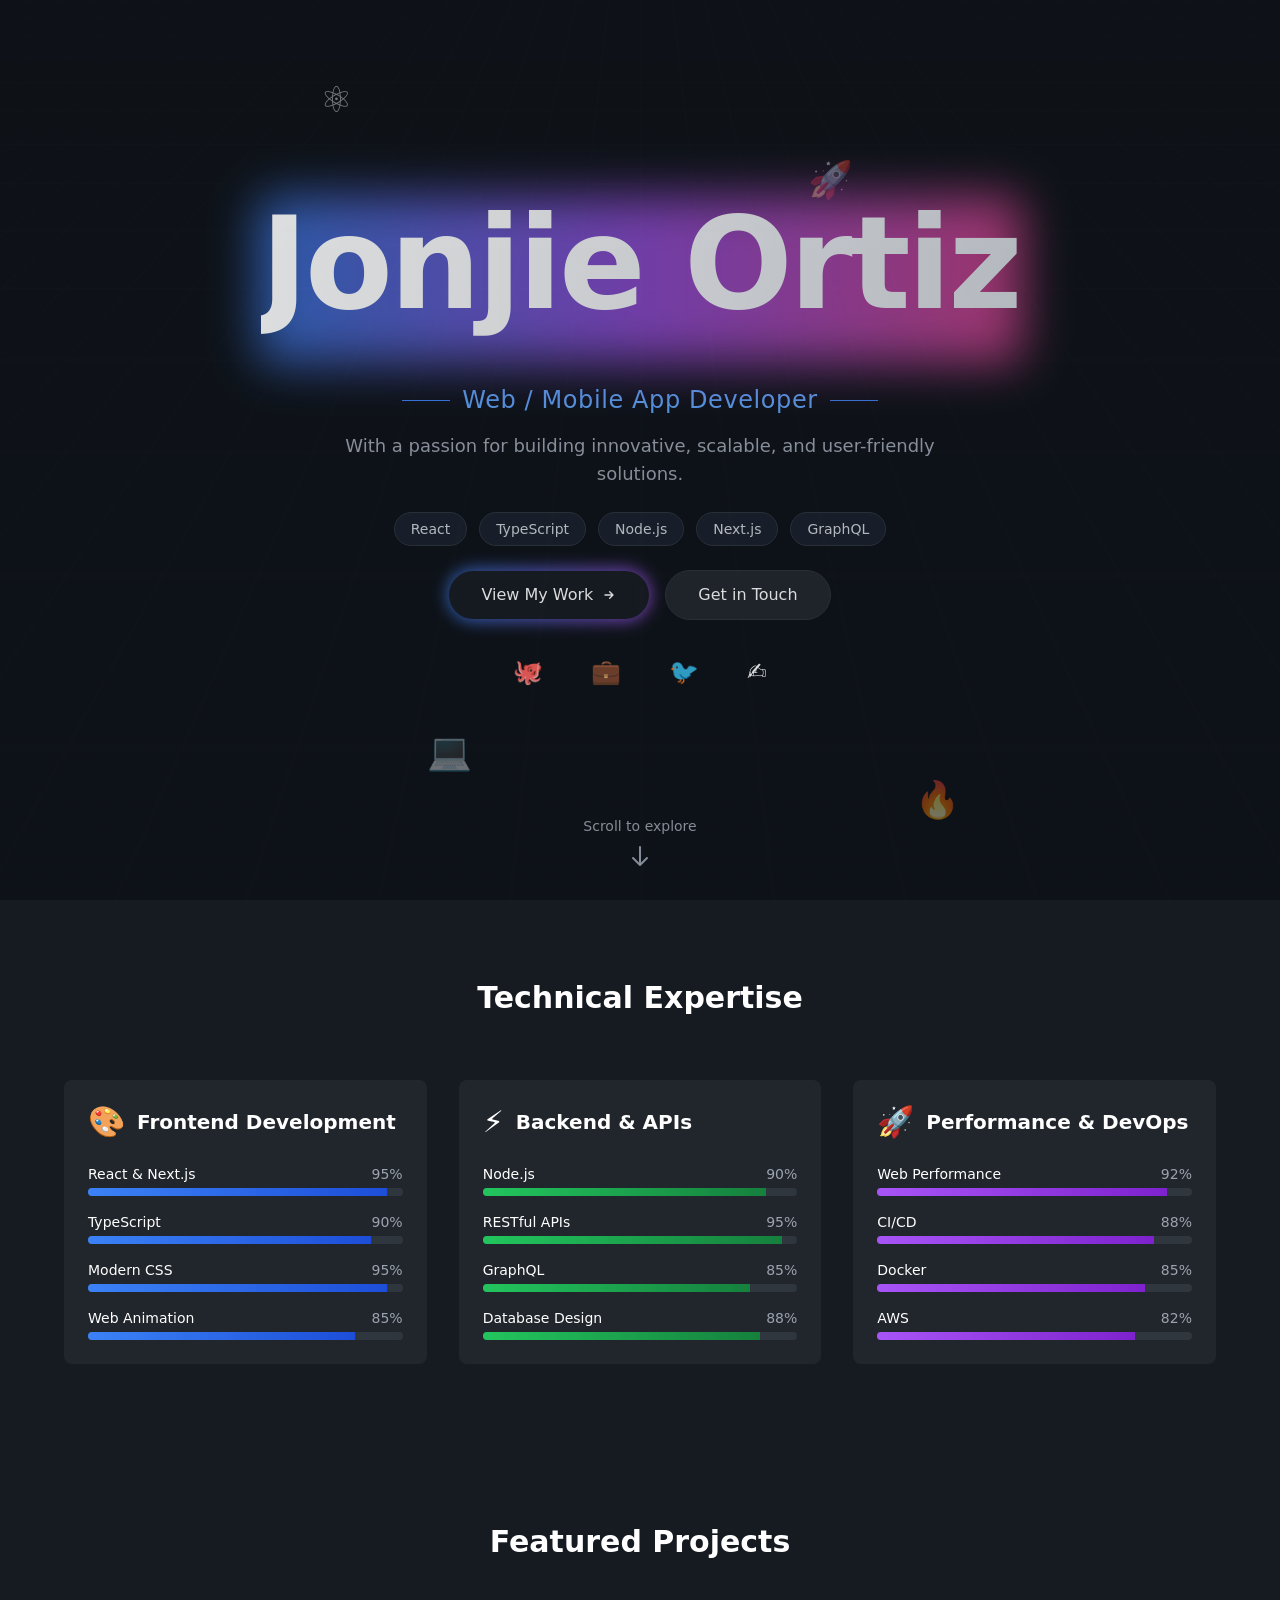
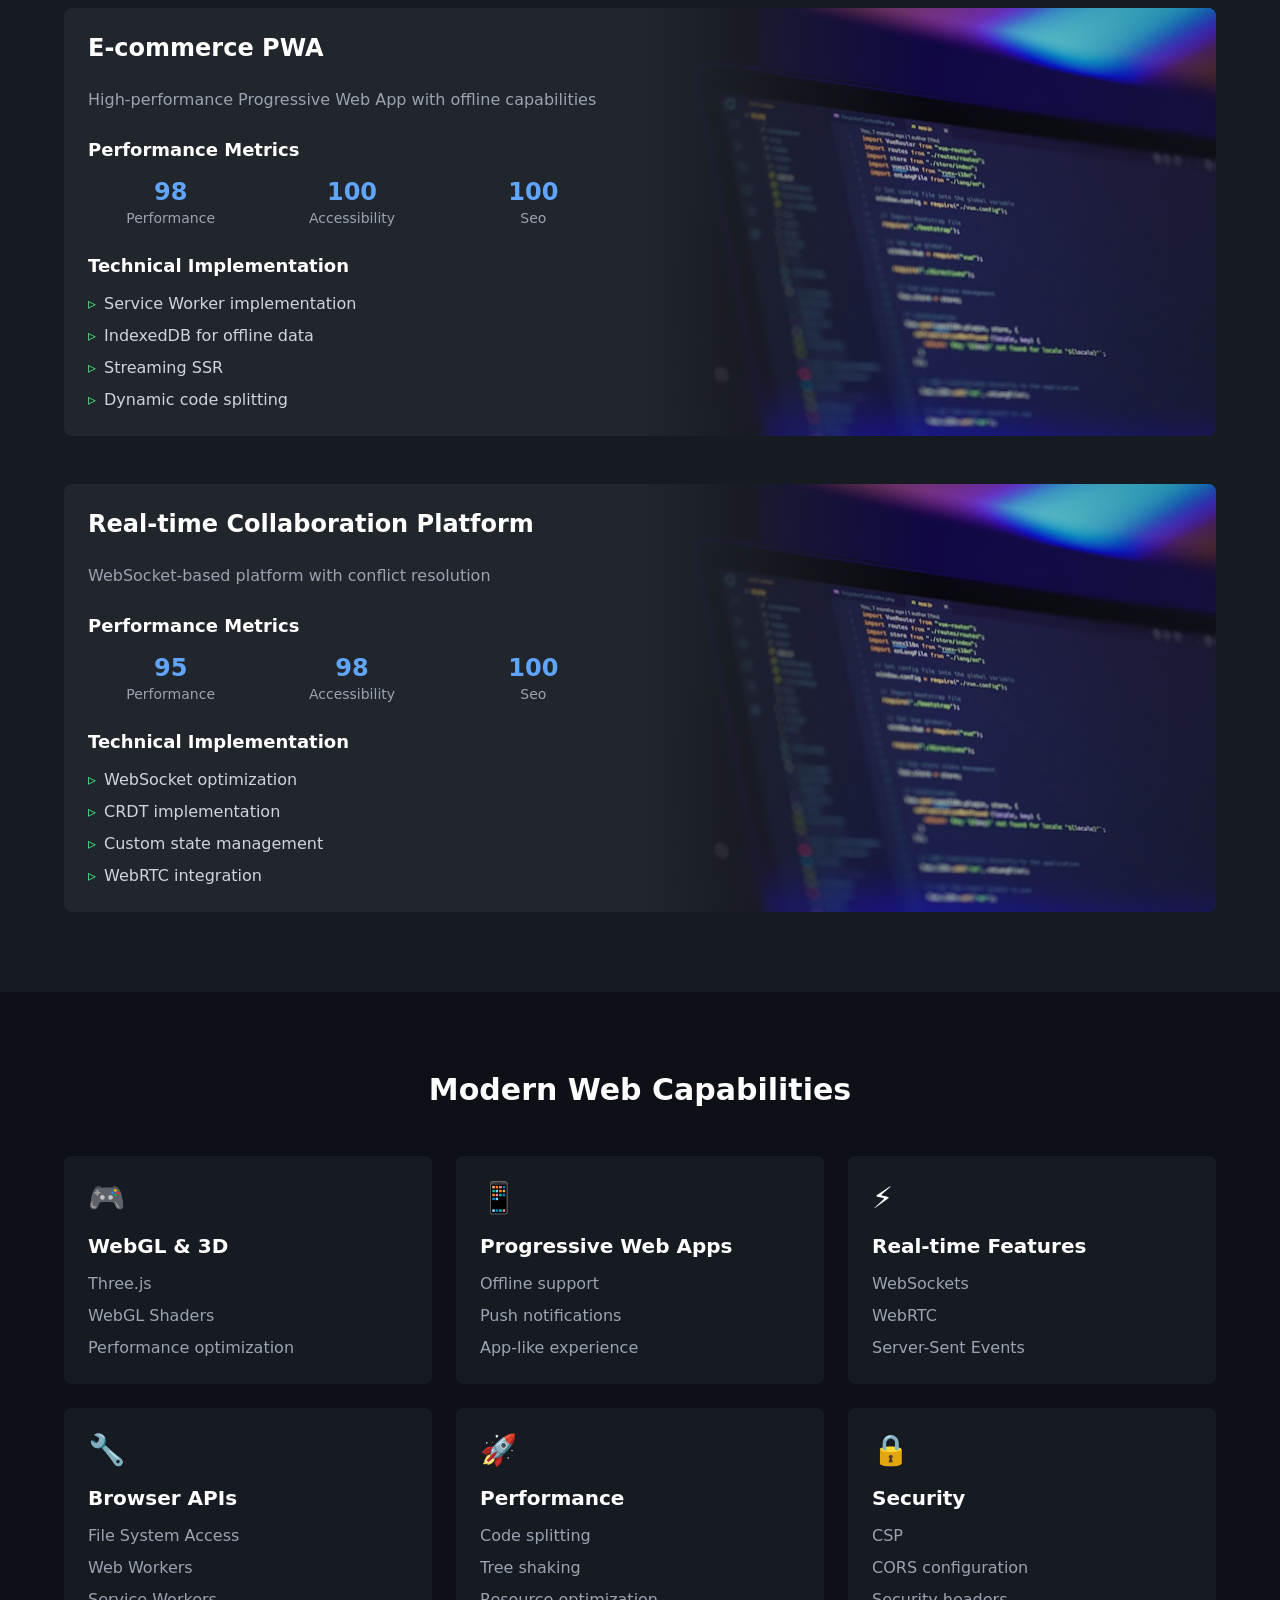
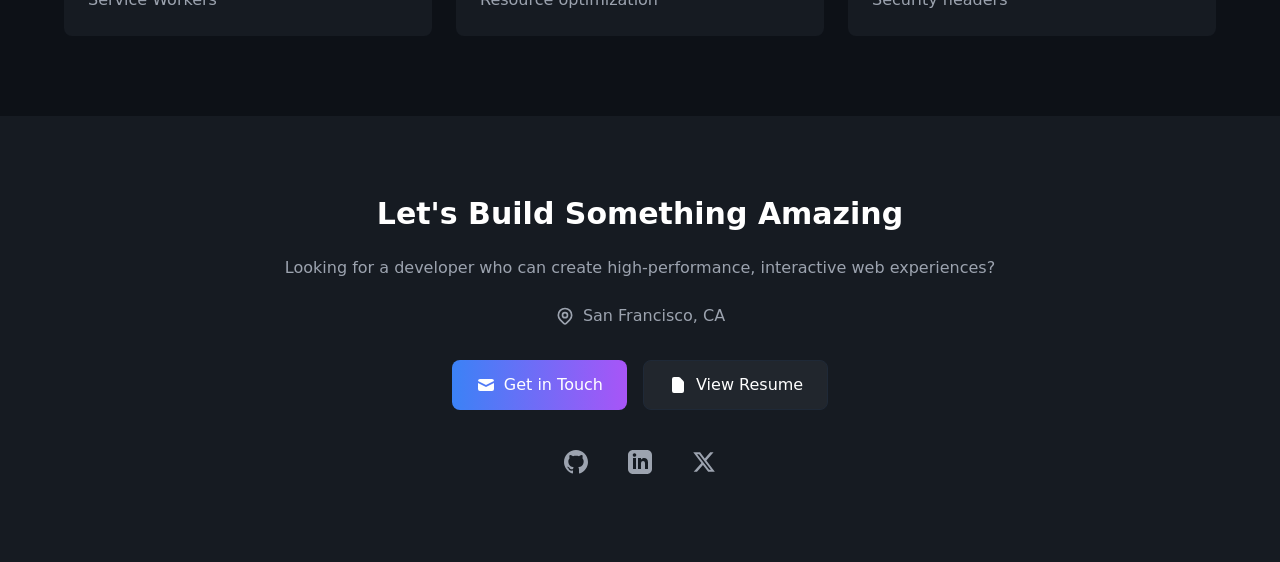
<file: index.html>
<!DOCTYPE html><html lang="en"><head><meta charSet="utf-8"/><meta name="viewport" content="width=device-width, initial-scale=1"/><link rel="stylesheet" href="https://jaortizcodes.github.io/_next/static/css/c30691f6ceb6b75c.css" data-precedence="next"/><link rel="preload" as="script" fetchPriority="low" href="https://jaortizcodes.github.io/_next/static/chunks/webpack-a5a6d80ebf836bfe.js"/><script src="https://jaortizcodes.github.io/_next/static/chunks/4bd1b696-20882bf820444624.js" async=""></script><script src="https://jaortizcodes.github.io/_next/static/chunks/517-8339dfdf94467857.js" async=""></script><script src="https://jaortizcodes.github.io/_next/static/chunks/main-app-01cd7e58ebf553e9.js" async=""></script><script src="https://jaortizcodes.github.io/_next/static/chunks/970-4a0f7daee52c7cff.js" async=""></script><script src="https://jaortizcodes.github.io/_next/static/chunks/app/page-5d6d70b2b1e6ff47.js" async=""></script><title>Jonjie Ortiz - Web / Mobile App Developer</title><meta name="description" content="Welcome to my portfolio! With over 8 years of experience, I specialize in crafting responsive websites, mobile apps, and custom business solutions for clients worldwide. Let&#x27;s collaborate and create exceptional digital experiences together."/><meta name="author" content="[Your Name]"/><meta name="keywords" content="Web Developer,Mobile App Developer,Frontend Developer,React Developer,Flutter Developer,Next.js,JavaScript,TypeScript,HTML5,CSS3,Responsive Design,UI/UX,Web Accessibility,Performance Optimization,Modern Web Development,Progressive Web Apps,[Your Name]"/><meta name="creator" content="[Your Name]"/><meta name="robots" content="index, follow"/><meta name="googlebot" content="index, follow, max-video-preview:-1, max-image-preview:large, max-snippet:-1"/><meta property="og:title" content="[Your Name] - Web Developer Portfolio"/><meta property="og:description" content="Passionate web developer crafting modern and engaging digital experiences. Explore my projects and web development expertise."/><meta property="og:url" content="https://your-domain.com"/><meta property="og:site_name" content="[Your Name] - Portfolio"/><meta property="og:locale" content="en_US"/><meta property="og:image" content="http://localhost:3000/og-image.jpg"/><meta property="og:image:width" content="1200"/><meta property="og:image:height" content="630"/><meta property="og:image:alt" content="[Your Name] - Web Developer Portfolio"/><meta property="og:type" content="website"/><meta name="twitter:card" content="summary_large_image"/><meta name="twitter:creator" content="@yourusername"/><meta name="twitter:title" content="[Your Name] - Web Developer"/><meta name="twitter:description" content="Passionate web developer crafting modern and engaging digital experiences. Explore my projects and web development expertise."/><meta name="twitter:image" content="http://localhost:3000/og-image.jpg"/><link rel="icon" href="/favicon.ico" type="image/x-icon" sizes="16x16"/><script src="https://jaortizcodes.github.io/_next/static/chunks/polyfills-42372ed130431b0a.js" noModule=""></script></head><body class="__variable_4d318d __variable_ea5f4b antialiased"><main class="min-h-screen bg-[#0D1117] text-white"><div class="relative min-h-screen flex items-center justify-center overflow-hidden"><div class="absolute inset-0 grid-background opacity-20"><div class="grid-overlay animate-pulse-slow"></div></div><div class="absolute inset-0 overflow-hidden"><div class="absolute top-20 left-1/4 animate-float opacity-50" style="animation-delay:0s"><span class="text-4xl">⚛️</span></div><div class="absolute top-40 right-1/3 animate-float opacity-50" style="animation-delay:2s"><span class="text-4xl">🚀</span></div><div class="absolute bottom-32 left-1/3 animate-float opacity-50" style="animation-delay:1s"><span class="text-4xl">💻</span></div><div class="absolute bottom-20 right-1/4 animate-float opacity-50" style="animation-delay:3s"><span class="text-4xl">🔥</span></div></div><div class="relative z-10 max-w-5xl mx-auto px-4"><div class="text-center space-y-6"><div class="relative inline-block px-4 sm:px-0"><div class="absolute -inset-1 bg-gradient-to-r from-blue-500 via-purple-500 to-pink-500 rounded-2xl blur-xl opacity-75"></div><h1 class="relative text-5xl sm:text-7xl md:text-8xl lg:text-9xl font-bold tracking-tight bg-clip-text text-transparent bg-gradient-to-r from-white to-gray-300 pb-8">Jonjie Ortiz</h1></div><div class="space-y-4 sm:space-y-6 mt-6 sm:mt-8"><div class="flex flex-col items-center gap-4"><div class="flex items-center gap-3"><span class="h-[1px] w-8 sm:w-12 bg-blue-500"></span><h2 class="text-xl sm:text-2xl font-light tracking-wide text-blue-400">Web / Mobile App Developer</h2><span class="h-[1px] w-8 sm:w-12 bg-blue-500"></span></div><p class="text-base sm:text-lg text-gray-400 max-w-2xl px-4 sm:px-0">With a passion for building innovative, scalable, and user-friendly solutions.</p></div><div class="flex flex-wrap justify-center gap-2 sm:gap-3 mt-6 sm:mt-8 px-4 sm:px-0"><span class="px-3 sm:px-4 py-1 sm:py-1.5 bg-[#1A1F2B] rounded-full text-sm font-medium text-gray-300 border border-[#2D333B] hover:border-blue-500/50 transition-colors">React</span><span class="px-3 sm:px-4 py-1 sm:py-1.5 bg-[#1A1F2B] rounded-full text-sm font-medium text-gray-300 border border-[#2D333B] hover:border-blue-500/50 transition-colors">TypeScript</span><span class="px-3 sm:px-4 py-1 sm:py-1.5 bg-[#1A1F2B] rounded-full text-sm font-medium text-gray-300 border border-[#2D333B] hover:border-blue-500/50 transition-colors">Node.js</span><span class="px-3 sm:px-4 py-1 sm:py-1.5 bg-[#1A1F2B] rounded-full text-sm font-medium text-gray-300 border border-[#2D333B] hover:border-blue-500/50 transition-colors">Next.js</span><span class="px-3 sm:px-4 py-1 sm:py-1.5 bg-[#1A1F2B] rounded-full text-sm font-medium text-gray-300 border border-[#2D333B] hover:border-blue-500/50 transition-colors">GraphQL</span></div></div><div class="flex flex-col sm:flex-row justify-center gap-3 sm:gap-4 mt-8 sm:mt-12 px-4 sm:px-0"><a href="#work" class="group relative inline-flex items-center justify-center"><div class="absolute -inset-0.5 bg-gradient-to-r from-blue-500 to-purple-500 rounded-full blur opacity-75 group-hover:opacity-100 transition"></div><span class="relative px-6 sm:px-8 py-3 bg-[#161B22] rounded-full inline-flex items-center justify-center w-full sm:w-auto">View My Work<svg class="w-4 h-4 ml-2 transform group-hover:translate-x-1 transition-transform" fill="none" viewBox="0 0 24 24" stroke="currentColor"><path stroke-linecap="round" stroke-linejoin="round" stroke-width="2" d="M13 7l5 5m0 0l-5 5m5-5H6"></path></svg></span></a><a href="#contact" class="px-6 sm:px-8 py-3 bg-[#21262D] rounded-full hover:bg-[#2D333B] transition-colors border border-[#2D333B] hover:border-gray-600 text-center">Get in Touch</a></div><div class="flex justify-center gap-4 sm:gap-6 mt-8 sm:mt-12"><a href="#" class="group relative p-2 sm:p-3 hover:text-blue-400 transition-colors" aria-label="GitHub"><span class="text-xl sm:text-2xl group-hover:scale-110 transition-transform inline-block">🐙</span></a><a href="#" class="group relative p-2 sm:p-3 hover:text-blue-400 transition-colors" aria-label="LinkedIn"><span class="text-xl sm:text-2xl group-hover:scale-110 transition-transform inline-block">💼</span></a><a href="#" class="group relative p-2 sm:p-3 hover:text-blue-400 transition-colors" aria-label="Twitter"><span class="text-xl sm:text-2xl group-hover:scale-110 transition-transform inline-block">🐦</span></a><a href="#" class="group relative p-2 sm:p-3 hover:text-blue-400 transition-colors" aria-label="Blog"><span class="text-xl sm:text-2xl group-hover:scale-110 transition-transform inline-block">✍️</span></a></div></div></div><div class="absolute bottom-8 inset-x-0 flex flex-col items-center animate-bounce"><span class="text-gray-400 text-sm mb-2 text-center">Scroll to explore</span><svg class="w-6 h-6 text-gray-400" fill="none" stroke="currentColor" viewBox="0 0 24 24"><path stroke-linecap="round" stroke-linejoin="round" stroke-width="2" d="M19 14l-7 7m0 0l-7-7m7 7V3"></path></svg></div></div><section class="py-12 sm:py-20 px-4 bg-[#161B22]"><div class="max-w-6xl mx-auto"><h2 class="text-2xl sm:text-3xl font-bold mb-8 sm:mb-16 text-center">Technical Expertise</h2><div class="grid grid-cols-1 md:grid-cols-2 lg:grid-cols-3 gap-4 sm:gap-8"><div class="bg-[#21262D] rounded-lg p-6 transform hover:scale-[1.02] transition-all"><div class="flex items-center gap-3 mb-6"><span class="text-3xl">🎨</span><h3 class="text-xl font-bold">Frontend Development</h3></div><div class="space-y-4"><div><div class="flex justify-between text-sm mb-1"><span>React &amp; Next.js</span><span class="text-gray-400">95<!-- -->%</span></div><div class="h-2 bg-[#30363D] rounded-full overflow-hidden"><div class="h-full bg-gradient-to-r from-blue-500 to-blue-700 animate-expand origin-left" style="width:95%"></div></div></div><div><div class="flex justify-between text-sm mb-1"><span>TypeScript</span><span class="text-gray-400">90<!-- -->%</span></div><div class="h-2 bg-[#30363D] rounded-full overflow-hidden"><div class="h-full bg-gradient-to-r from-blue-500 to-blue-700 animate-expand origin-left" style="width:90%"></div></div></div><div><div class="flex justify-between text-sm mb-1"><span>Modern CSS</span><span class="text-gray-400">95<!-- -->%</span></div><div class="h-2 bg-[#30363D] rounded-full overflow-hidden"><div class="h-full bg-gradient-to-r from-blue-500 to-blue-700 animate-expand origin-left" style="width:95%"></div></div></div><div><div class="flex justify-between text-sm mb-1"><span>Web Animation</span><span class="text-gray-400">85<!-- -->%</span></div><div class="h-2 bg-[#30363D] rounded-full overflow-hidden"><div class="h-full bg-gradient-to-r from-blue-500 to-blue-700 animate-expand origin-left" style="width:85%"></div></div></div></div></div><div class="bg-[#21262D] rounded-lg p-6 transform hover:scale-[1.02] transition-all"><div class="flex items-center gap-3 mb-6"><span class="text-3xl">⚡</span><h3 class="text-xl font-bold">Backend &amp; APIs</h3></div><div class="space-y-4"><div><div class="flex justify-between text-sm mb-1"><span>Node.js</span><span class="text-gray-400">90<!-- -->%</span></div><div class="h-2 bg-[#30363D] rounded-full overflow-hidden"><div class="h-full bg-gradient-to-r from-green-500 to-green-700 animate-expand origin-left" style="width:90%"></div></div></div><div><div class="flex justify-between text-sm mb-1"><span>RESTful APIs</span><span class="text-gray-400">95<!-- -->%</span></div><div class="h-2 bg-[#30363D] rounded-full overflow-hidden"><div class="h-full bg-gradient-to-r from-green-500 to-green-700 animate-expand origin-left" style="width:95%"></div></div></div><div><div class="flex justify-between text-sm mb-1"><span>GraphQL</span><span class="text-gray-400">85<!-- -->%</span></div><div class="h-2 bg-[#30363D] rounded-full overflow-hidden"><div class="h-full bg-gradient-to-r from-green-500 to-green-700 animate-expand origin-left" style="width:85%"></div></div></div><div><div class="flex justify-between text-sm mb-1"><span>Database Design</span><span class="text-gray-400">88<!-- -->%</span></div><div class="h-2 bg-[#30363D] rounded-full overflow-hidden"><div class="h-full bg-gradient-to-r from-green-500 to-green-700 animate-expand origin-left" style="width:88%"></div></div></div></div></div><div class="bg-[#21262D] rounded-lg p-6 transform hover:scale-[1.02] transition-all"><div class="flex items-center gap-3 mb-6"><span class="text-3xl">🚀</span><h3 class="text-xl font-bold">Performance &amp; DevOps</h3></div><div class="space-y-4"><div><div class="flex justify-between text-sm mb-1"><span>Web Performance</span><span class="text-gray-400">92<!-- -->%</span></div><div class="h-2 bg-[#30363D] rounded-full overflow-hidden"><div class="h-full bg-gradient-to-r from-purple-500 to-purple-700 animate-expand origin-left" style="width:92%"></div></div></div><div><div class="flex justify-between text-sm mb-1"><span>CI/CD</span><span class="text-gray-400">88<!-- -->%</span></div><div class="h-2 bg-[#30363D] rounded-full overflow-hidden"><div class="h-full bg-gradient-to-r from-purple-500 to-purple-700 animate-expand origin-left" style="width:88%"></div></div></div><div><div class="flex justify-between text-sm mb-1"><span>Docker</span><span class="text-gray-400">85<!-- -->%</span></div><div class="h-2 bg-[#30363D] rounded-full overflow-hidden"><div class="h-full bg-gradient-to-r from-purple-500 to-purple-700 animate-expand origin-left" style="width:85%"></div></div></div><div><div class="flex justify-between text-sm mb-1"><span>AWS</span><span class="text-gray-400">82<!-- -->%</span></div><div class="h-2 bg-[#30363D] rounded-full overflow-hidden"><div class="h-full bg-gradient-to-r from-purple-500 to-purple-700 animate-expand origin-left" style="width:82%"></div></div></div></div></div></div></div></section><section id="work" class="py-12 sm:py-20 px-4 bg-[#161B22] scroll-mt-20"><div class="max-w-6xl mx-auto"><h2 class="text-2xl sm:text-3xl font-bold mb-8 sm:mb-12 text-center">Featured Projects</h2><div class="space-y-8 sm:space-y-12"><div class="bg-[#21262D] rounded-lg overflow-hidden"><div class="grid grid-cols-1 lg:grid-cols-2"><div class="p-4 sm:p-6 space-y-4 sm:space-y-6"><h3 class="text-xl sm:text-2xl font-bold">E-commerce PWA</h3><p class="text-sm sm:text-base text-gray-400">High-performance Progressive Web App with offline capabilities</p><div class="space-y-3"><h4 class="text-base sm:text-lg font-semibold">Performance Metrics</h4><div class="grid grid-cols-3 gap-2 sm:gap-4"><div class="text-center"><div class="text-2xl font-bold text-blue-400">98</div><div class="text-sm text-gray-400 capitalize">performance</div></div><div class="text-center"><div class="text-2xl font-bold text-blue-400">100</div><div class="text-sm text-gray-400 capitalize">accessibility</div></div><div class="text-center"><div class="text-2xl font-bold text-blue-400">100</div><div class="text-sm text-gray-400 capitalize">seo</div></div></div></div><div><h4 class="text-base sm:text-lg font-semibold mb-2 sm:mb-3">Technical Implementation</h4><ul class="space-y-1.5 sm:space-y-2 text-sm sm:text-base"><li class="flex items-center gap-2"><span class="text-green-400">▹</span><span class="text-gray-300">Service Worker implementation</span></li><li class="flex items-center gap-2"><span class="text-green-400">▹</span><span class="text-gray-300">IndexedDB for offline data</span></li><li class="flex items-center gap-2"><span class="text-green-400">▹</span><span class="text-gray-300">Streaming SSR</span></li><li class="flex items-center gap-2"><span class="text-green-400">▹</span><span class="text-gray-300">Dynamic code splitting</span></li></ul></div></div><div class="relative h-full min-h-[300px] lg:min-h-full"><img alt="E-commerce PWA" loading="lazy" decoding="async" data-nimg="fill" class="object-cover" style="position:absolute;height:100%;width:100%;left:0;top:0;right:0;bottom:0;color:transparent" src="/code.jpg"/><div class="absolute inset-0 bg-gradient-to-b lg:bg-gradient-to-r from-[#21262D] via-transparent to-transparent lg:via-[#21262D]/20 lg:to-[#21262D]/40"></div></div></div></div><div class="bg-[#21262D] rounded-lg overflow-hidden"><div class="grid grid-cols-1 lg:grid-cols-2"><div class="p-4 sm:p-6 space-y-4 sm:space-y-6"><h3 class="text-xl sm:text-2xl font-bold">Real-time Collaboration Platform</h3><p class="text-sm sm:text-base text-gray-400">WebSocket-based platform with conflict resolution</p><div class="space-y-3"><h4 class="text-base sm:text-lg font-semibold">Performance Metrics</h4><div class="grid grid-cols-3 gap-2 sm:gap-4"><div class="text-center"><div class="text-2xl font-bold text-blue-400">95</div><div class="text-sm text-gray-400 capitalize">performance</div></div><div class="text-center"><div class="text-2xl font-bold text-blue-400">98</div><div class="text-sm text-gray-400 capitalize">accessibility</div></div><div class="text-center"><div class="text-2xl font-bold text-blue-400">100</div><div class="text-sm text-gray-400 capitalize">seo</div></div></div></div><div><h4 class="text-base sm:text-lg font-semibold mb-2 sm:mb-3">Technical Implementation</h4><ul class="space-y-1.5 sm:space-y-2 text-sm sm:text-base"><li class="flex items-center gap-2"><span class="text-green-400">▹</span><span class="text-gray-300">WebSocket optimization</span></li><li class="flex items-center gap-2"><span class="text-green-400">▹</span><span class="text-gray-300">CRDT implementation</span></li><li class="flex items-center gap-2"><span class="text-green-400">▹</span><span class="text-gray-300">Custom state management</span></li><li class="flex items-center gap-2"><span class="text-green-400">▹</span><span class="text-gray-300">WebRTC integration</span></li></ul></div></div><div class="relative h-full min-h-[300px] lg:min-h-full"><img alt="Real-time Collaboration Platform" loading="lazy" decoding="async" data-nimg="fill" class="object-cover" style="position:absolute;height:100%;width:100%;left:0;top:0;right:0;bottom:0;color:transparent" src="/code.jpg"/><div class="absolute inset-0 bg-gradient-to-b lg:bg-gradient-to-r from-[#21262D] via-transparent to-transparent lg:via-[#21262D]/20 lg:to-[#21262D]/40"></div></div></div></div></div></div></section><section class="py-12 sm:py-20 px-4"><div class="max-w-6xl mx-auto"><h2 class="text-2xl sm:text-3xl font-bold mb-8 sm:mb-12 text-center">Modern Web Capabilities</h2><div class="grid grid-cols-1 sm:grid-cols-2 lg:grid-cols-3 gap-4 sm:gap-6"><div class="group bg-[#161B22] p-6 rounded-lg hover:bg-[#21262D] transition-all"><div class="text-3xl mb-4">🎮</div><h3 class="text-xl font-bold mb-3">WebGL &amp; 3D</h3><ul class="space-y-2"><li class="text-gray-400 group-hover:text-gray-300 transition-colors">Three.js</li><li class="text-gray-400 group-hover:text-gray-300 transition-colors">WebGL Shaders</li><li class="text-gray-400 group-hover:text-gray-300 transition-colors">Performance optimization</li></ul></div><div class="group bg-[#161B22] p-6 rounded-lg hover:bg-[#21262D] transition-all"><div class="text-3xl mb-4">📱</div><h3 class="text-xl font-bold mb-3">Progressive Web Apps</h3><ul class="space-y-2"><li class="text-gray-400 group-hover:text-gray-300 transition-colors">Offline support</li><li class="text-gray-400 group-hover:text-gray-300 transition-colors">Push notifications</li><li class="text-gray-400 group-hover:text-gray-300 transition-colors">App-like experience</li></ul></div><div class="group bg-[#161B22] p-6 rounded-lg hover:bg-[#21262D] transition-all"><div class="text-3xl mb-4">⚡</div><h3 class="text-xl font-bold mb-3">Real-time Features</h3><ul class="space-y-2"><li class="text-gray-400 group-hover:text-gray-300 transition-colors">WebSockets</li><li class="text-gray-400 group-hover:text-gray-300 transition-colors">WebRTC</li><li class="text-gray-400 group-hover:text-gray-300 transition-colors">Server-Sent Events</li></ul></div><div class="group bg-[#161B22] p-6 rounded-lg hover:bg-[#21262D] transition-all"><div class="text-3xl mb-4">🔧</div><h3 class="text-xl font-bold mb-3">Browser APIs</h3><ul class="space-y-2"><li class="text-gray-400 group-hover:text-gray-300 transition-colors">File System Access</li><li class="text-gray-400 group-hover:text-gray-300 transition-colors">Web Workers</li><li class="text-gray-400 group-hover:text-gray-300 transition-colors">Service Workers</li></ul></div><div class="group bg-[#161B22] p-6 rounded-lg hover:bg-[#21262D] transition-all"><div class="text-3xl mb-4">🚀</div><h3 class="text-xl font-bold mb-3">Performance</h3><ul class="space-y-2"><li class="text-gray-400 group-hover:text-gray-300 transition-colors">Code splitting</li><li class="text-gray-400 group-hover:text-gray-300 transition-colors">Tree shaking</li><li class="text-gray-400 group-hover:text-gray-300 transition-colors">Resource optimization</li></ul></div><div class="group bg-[#161B22] p-6 rounded-lg hover:bg-[#21262D] transition-all"><div class="text-3xl mb-4">🔒</div><h3 class="text-xl font-bold mb-3">Security</h3><ul class="space-y-2"><li class="text-gray-400 group-hover:text-gray-300 transition-colors">CSP</li><li class="text-gray-400 group-hover:text-gray-300 transition-colors">CORS configuration</li><li class="text-gray-400 group-hover:text-gray-300 transition-colors">Security headers</li></ul></div></div></div></section><section id="contact" class="py-12 sm:py-20 px-4 bg-[#161B22] scroll-mt-20"><div class="max-w-4xl mx-auto text-center px-4 sm:px-6"><h2 class="text-2xl sm:text-3xl font-bold mb-4 sm:mb-6">Let&#x27;s Build Something Amazing</h2><p class="text-sm sm:text-base text-gray-400 mb-6">Looking for a developer who can create high-performance, interactive web experiences?</p><div class="flex items-center justify-center gap-2 text-gray-400 mb-8"><svg class="w-5 h-5" fill="none" stroke="currentColor" viewBox="0 0 24 24"><path stroke-linecap="round" stroke-linejoin="round" stroke-width="2" d="M17.657 16.657L13.414 20.9a1.998 1.998 0 01-2.827 0l-4.244-4.243a8 8 0 1111.314 0z"></path><path stroke-linecap="round" stroke-linejoin="round" stroke-width="2" d="M15 11a3 3 0 11-6 0 3 3 0 016 0z"></path></svg><span>San Francisco, CA</span></div><div class="flex flex-col sm:flex-row justify-center gap-4 mb-8"><a href="mailto:contact@example.com" class="inline-flex items-center justify-center gap-2 px-6 py-3 bg-gradient-to-r from-blue-500 to-purple-500 rounded-lg font-medium hover:opacity-90 transition-opacity"><svg class="w-5 h-5" fill="currentColor" viewBox="0 0 20 20"><path d="M2.003 5.884L10 9.882l7.997-3.998A2 2 0 0016 4H4a2 2 0 00-1.997 1.884z"></path><path d="M18 8.118l-8 4-8-4V14a2 2 0 002 2h12a2 2 0 002-2V8.118z"></path></svg>Get in Touch</a><a href="/resume.pdf" target="_blank" class="inline-flex items-center justify-center gap-2 px-6 py-3 bg-[#21262D] border border-gray-800 rounded-lg font-medium hover:bg-gray-900 transition-colors"><svg class="w-5 h-5" fill="currentColor" viewBox="0 0 20 20"><path fill-rule="evenodd" d="M4 4a2 2 0 012-2h4.586A2 2 0 0112 2.586L15.414 6A2 2 0 0116 7.414V16a2 2 0 01-2 2H6a2 2 0 01-2-2V4z" clip-rule="evenodd"></path><path fill-rule="evenodd" d="M8 11a1 1 0 100 2h4a1 1 0 100-2H8zm0-4a1 1 0 100 2h4a1 1 0 100-2H8z" clip-rule="evenodd"></path></svg>View Resume</a></div><div class="flex justify-center gap-6"><a href="https://github.com" target="_blank" rel="noopener noreferrer" class="text-gray-400 hover:text-white transition-colors p-2 hover:bg-gray-800 rounded-lg"><svg class="w-6 h-6" fill="currentColor" viewBox="0 0 24 24"><path d="M12 0c-6.626 0-12 5.373-12 12 0 5.302 3.438 9.8 8.207 11.387.599.111.793-.261.793-.577v-2.234c-3.338.726-4.033-1.416-4.033-1.416-.546-1.387-1.333-1.756-1.333-1.756-1.089-.745.083-.729.083-.729 1.205.084 1.839 1.237 1.839 1.237 1.07 1.834 2.807 1.304 3.492.997.107-.775.418-1.305.762-1.604-2.665-.305-5.467-1.334-5.467-5.931 0-1.311.469-2.381 1.236-3.221-.124-.303-.535-1.524.117-3.176 0 0 1.008-.322 3.301 1.23.957-.266 1.983-.399 3.003-.404 1.02.005 2.047.138 3.006.404 2.291-1.552 3.297-1.23 3.297-1.23.653 1.653.242 2.874.118 3.176.77.84 1.235 1.911 1.235 3.221 0 4.609-2.807 5.624-5.479 5.921.43.372.823 1.102.823 2.222v3.293c0 .319.192.694.801.576 4.765-1.589 8.199-6.086 8.199-11.386 0-6.627-5.373-12-12-12z"></path></svg></a><a href="https://linkedin.com" target="_blank" rel="noopener noreferrer" class="text-gray-400 hover:text-white transition-colors p-2 hover:bg-gray-800 rounded-lg"><svg class="w-6 h-6" fill="currentColor" viewBox="0 0 24 24"><path d="M19 0h-14c-2.761 0-5 2.239-5 5v14c0 2.761 2.239 5 5 5h14c2.762 0 5-2.239 5-5v-14c0-2.761-2.238-5-5-5zm-11 19h-3v-11h3v11zm-1.5-12.268c-.966 0-1.75-.79-1.75-1.764s.784-1.764 1.75-1.764 1.75.79 1.75 1.764-.783 1.764-1.75 1.764zm13.5 12.268h-3v-5.604c0-3.368-4-3.113-4 0v5.604h-3v-11h3v1.765c1.396-2.586 7-2.777 7 2.476v6.759z"></path></svg></a><a href="https://twitter.com" target="_blank" rel="noopener noreferrer" class="text-gray-400 hover:text-white transition-colors p-2 hover:bg-gray-800 rounded-lg"><svg class="w-6 h-6" fill="currentColor" viewBox="0 0 24 24"><path d="M18.244 2.25h3.308l-7.227 8.26 8.502 11.24H16.17l-5.214-6.817L4.99 21.75H1.68l7.73-8.835L1.254 2.25H8.08l4.713 6.231zm-1.161 17.52h1.833L7.084 4.126H5.117z"></path></svg></a></div></div></section></main><script src="https://jaortizcodes.github.io/_next/static/chunks/webpack-a5a6d80ebf836bfe.js" async=""></script><script>(self.__next_f=self.__next_f||[]).push([0])</script><script>self.__next_f.push([1,"1:\"$Sreact.fragment\"\n2:I[5244,[],\"\"]\n3:I[3866,[],\"\"]\n4:I[7970,[\"970\",\"static/chunks/970-4a0f7daee52c7cff.js\",\"974\",\"static/chunks/app/page-5d6d70b2b1e6ff47.js\"],\"Image\"]\n5:I[6213,[],\"OutletBoundary\"]\n7:I[6213,[],\"MetadataBoundary\"]\n9:I[6213,[],\"ViewportBoundary\"]\nb:I[4835,[],\"\"]\n:HL[\"https://jaortizcodes.github.io/_next/static/css/c30691f6ceb6b75c.css\",\"style\"]\n"])</script><script>self.__next_f.push([1,"0:{\"P\":null,\"b\":\"eyq-NveXYIPf9yUbnsYAY\",\"p\":\"\",\"c\":[\"\",\"\"],\"i\":false,\"f\":[[[\"\",{\"children\":[\"__PAGE__\",{}]},\"$undefined\",\"$undefined\",true],[\"\",[\"$\",\"$1\",\"c\",{\"children\":[[[\"$\",\"link\",\"0\",{\"rel\":\"stylesheet\",\"href\":\"https://jaortizcodes.github.io/_next/static/css/c30691f6ceb6b75c.css\",\"precedence\":\"next\",\"crossOrigin\":\"$undefined\",\"nonce\":\"$undefined\"}]],[\"$\",\"html\",null,{\"lang\":\"en\",\"children\":[\"$\",\"body\",null,{\"className\":\"__variable_4d318d __variable_ea5f4b antialiased\",\"children\":[\"$\",\"$L2\",null,{\"parallelRouterKey\":\"children\",\"segmentPath\":[\"children\"],\"error\":\"$undefined\",\"errorStyles\":\"$undefined\",\"errorScripts\":\"$undefined\",\"template\":[\"$\",\"$L3\",null,{}],\"templateStyles\":\"$undefined\",\"templateScripts\":\"$undefined\",\"notFound\":[[],[[\"$\",\"title\",null,{\"children\":\"404: This page could not be found.\"}],[\"$\",\"div\",null,{\"style\":{\"fontFamily\":\"system-ui,\\\"Segoe UI\\\",Roboto,Helvetica,Arial,sans-serif,\\\"Apple Color Emoji\\\",\\\"Segoe UI Emoji\\\"\",\"height\":\"100vh\",\"textAlign\":\"center\",\"display\":\"flex\",\"flexDirection\":\"column\",\"alignItems\":\"center\",\"justifyContent\":\"center\"},\"children\":[\"$\",\"div\",null,{\"children\":[[\"$\",\"style\",null,{\"dangerouslySetInnerHTML\":{\"__html\":\"body{color:#000;background:#fff;margin:0}.next-error-h1{border-right:1px solid rgba(0,0,0,.3)}@media (prefers-color-scheme:dark){body{color:#fff;background:#000}.next-error-h1{border-right:1px solid rgba(255,255,255,.3)}}\"}}],[\"$\",\"h1\",null,{\"className\":\"next-error-h1\",\"style\":{\"display\":\"inline-block\",\"margin\":\"0 20px 0 0\",\"padding\":\"0 23px 0 0\",\"fontSize\":24,\"fontWeight\":500,\"verticalAlign\":\"top\",\"lineHeight\":\"49px\"},\"children\":404}],[\"$\",\"div\",null,{\"style\":{\"display\":\"inline-block\"},\"children\":[\"$\",\"h2\",null,{\"style\":{\"fontSize\":14,\"fontWeight\":400,\"lineHeight\":\"49px\",\"margin\":0},\"children\":\"This page could not be found.\"}]}]]}]}]]],\"forbidden\":\"$undefined\",\"unauthorized\":\"$undefined\"}]}]}]]}],{\"children\":[\"__PAGE__\",[\"$\",\"$1\",\"c\",{\"children\":[[\"$\",\"main\",null,{\"className\":\"min-h-screen bg-[#0D1117] text-white\",\"children\":[[\"$\",\"div\",null,{\"className\":\"relative min-h-screen flex items-center justify-center overflow-hidden\",\"children\":[[\"$\",\"div\",null,{\"className\":\"absolute inset-0 grid-background opacity-20\",\"children\":[\"$\",\"div\",null,{\"className\":\"grid-overlay animate-pulse-slow\"}]}],[\"$\",\"div\",null,{\"className\":\"absolute inset-0 overflow-hidden\",\"children\":[[\"$\",\"div\",\"0\",{\"className\":\"absolute top-20 left-1/4 animate-float opacity-50\",\"style\":{\"animationDelay\":\"0s\"},\"children\":[\"$\",\"span\",null,{\"className\":\"text-4xl\",\"children\":\"⚛️\"}]}],[\"$\",\"div\",\"1\",{\"className\":\"absolute top-40 right-1/3 animate-float opacity-50\",\"style\":{\"animationDelay\":\"2s\"},\"children\":[\"$\",\"span\",null,{\"className\":\"text-4xl\",\"children\":\"🚀\"}]}],[\"$\",\"div\",\"2\",{\"className\":\"absolute bottom-32 left-1/3 animate-float opacity-50\",\"style\":{\"animationDelay\":\"1s\"},\"children\":[\"$\",\"span\",null,{\"className\":\"text-4xl\",\"children\":\"💻\"}]}],[\"$\",\"div\",\"3\",{\"className\":\"absolute bottom-20 right-1/4 animate-float opacity-50\",\"style\":{\"animationDelay\":\"3s\"},\"children\":[\"$\",\"span\",null,{\"className\":\"text-4xl\",\"children\":\"🔥\"}]}]]}],[\"$\",\"div\",null,{\"className\":\"relative z-10 max-w-5xl mx-auto px-4\",\"children\":[\"$\",\"div\",null,{\"className\":\"text-center space-y-6\",\"children\":[[\"$\",\"div\",null,{\"className\":\"relative inline-block px-4 sm:px-0\",\"children\":[[\"$\",\"div\",null,{\"className\":\"absolute -inset-1 bg-gradient-to-r from-blue-500 via-purple-500 to-pink-500 rounded-2xl blur-xl opacity-75\"}],[\"$\",\"h1\",null,{\"className\":\"relative text-5xl sm:text-7xl md:text-8xl lg:text-9xl font-bold tracking-tight bg-clip-text text-transparent bg-gradient-to-r from-white to-gray-300 pb-8\",\"children\":\"Jonjie Ortiz\"}]]}],[\"$\",\"div\",null,{\"className\":\"space-y-4 sm:space-y-6 mt-6 sm:mt-8\",\"children\":[[\"$\",\"div\",null,{\"className\":\"flex flex-col items-center gap-4\",\"children\":[[\"$\",\"div\",null,{\"className\":\"flex items-center gap-3\",\"children\":[[\"$\",\"span\",null,{\"className\":\"h-[1px] w-8 sm:w-12 bg-blue-500\"}],[\"$\",\"h2\",null,{\"className\":\"text-xl sm:text-2xl font-light tracking-wide text-blue-400\",\"children\":\"Web / Mobile App Developer\"}],[\"$\",\"span\",null,{\"className\":\"h-[1px] w-8 sm:w-12 bg-blue-500\"}]]}],[\"$\",\"p\",null,{\"className\":\"text-base sm:text-lg text-gray-400 max-w-2xl px-4 sm:px-0\",\"children\":\"With a passion for building innovative, scalable, and user-friendly solutions.\"}]]}],[\"$\",\"div\",null,{\"className\":\"flex flex-wrap justify-center gap-2 sm:gap-3 mt-6 sm:mt-8 px-4 sm:px-0\",\"children\":[[\"$\",\"span\",\"React\",{\"className\":\"px-3 sm:px-4 py-1 sm:py-1.5 bg-[#1A1F2B] rounded-full text-sm font-medium text-gray-300 border border-[#2D333B] hover:border-blue-500/50 transition-colors\",\"children\":\"React\"}],[\"$\",\"span\",\"TypeScript\",{\"className\":\"px-3 sm:px-4 py-1 sm:py-1.5 bg-[#1A1F2B] rounded-full text-sm font-medium text-gray-300 border border-[#2D333B] hover:border-blue-500/50 transition-colors\",\"children\":\"TypeScript\"}],[\"$\",\"span\",\"Node.js\",{\"className\":\"px-3 sm:px-4 py-1 sm:py-1.5 bg-[#1A1F2B] rounded-full text-sm font-medium text-gray-300 border border-[#2D333B] hover:border-blue-500/50 transition-colors\",\"children\":\"Node.js\"}],[\"$\",\"span\",\"Next.js\",{\"className\":\"px-3 sm:px-4 py-1 sm:py-1.5 bg-[#1A1F2B] rounded-full text-sm font-medium text-gray-300 border border-[#2D333B] hover:border-blue-500/50 transition-colors\",\"children\":\"Next.js\"}],[\"$\",\"span\",\"GraphQL\",{\"className\":\"px-3 sm:px-4 py-1 sm:py-1.5 bg-[#1A1F2B] rounded-full text-sm font-medium text-gray-300 border border-[#2D333B] hover:border-blue-500/50 transition-colors\",\"children\":\"GraphQL\"}]]}]]}],[\"$\",\"div\",null,{\"className\":\"flex flex-col sm:flex-row justify-center gap-3 sm:gap-4 mt-8 sm:mt-12 px-4 sm:px-0\",\"children\":[[\"$\",\"a\",null,{\"href\":\"#work\",\"className\":\"group relative inline-flex items-center justify-center\",\"children\":[[\"$\",\"div\",null,{\"className\":\"absolute -inset-0.5 bg-gradient-to-r from-blue-500 to-purple-500 rounded-full blur opacity-75 group-hover:opacity-100 transition\"}],[\"$\",\"span\",null,{\"className\":\"relative px-6 sm:px-8 py-3 bg-[#161B22] rounded-full inline-flex items-center justify-center w-full sm:w-auto\",\"children\":[\"View My Work\",[\"$\",\"svg\",null,{\"className\":\"w-4 h-4 ml-2 transform group-hover:translate-x-1 transition-transform\",\"fill\":\"none\",\"viewBox\":\"0 0 24 24\",\"stroke\":\"currentColor\",\"children\":[\"$\",\"path\",null,{\"strokeLinecap\":\"round\",\"strokeLinejoin\":\"round\",\"strokeWidth\":2,\"d\":\"M13 7l5 5m0 0l-5 5m5-5H6\"}]}]]}]]}],[\"$\",\"a\",null,{\"href\":\"#contact\",\"className\":\"px-6 sm:px-8 py-3 bg-[#21262D] rounded-full hover:bg-[#2D333B] transition-colors border border-[#2D333B] hover:border-gray-600 text-center\",\"children\":\"Get in Touch\"}]]}],[\"$\",\"div\",null,{\"className\":\"flex justify-center gap-4 sm:gap-6 mt-8 sm:mt-12\",\"children\":[[\"$\",\"a\",\"GitHub\",{\"href\":\"#\",\"className\":\"group relative p-2 sm:p-3 hover:text-blue-400 transition-colors\",\"aria-label\":\"GitHub\",\"children\":[\"$\",\"span\",null,{\"className\":\"text-xl sm:text-2xl group-hover:scale-110 transition-transform inline-block\",\"children\":\"🐙\"}]}],[\"$\",\"a\",\"LinkedIn\",{\"href\":\"#\",\"className\":\"group relative p-2 sm:p-3 hover:text-blue-400 transition-colors\",\"aria-label\":\"LinkedIn\",\"children\":[\"$\",\"span\",null,{\"className\":\"text-xl sm:text-2xl group-hover:scale-110 transition-transform inline-block\",\"children\":\"💼\"}]}],[\"$\",\"a\",\"Twitter\",{\"href\":\"#\",\"className\":\"group relative p-2 sm:p-3 hover:text-blue-400 transition-colors\",\"aria-label\":\"Twitter\",\"children\":[\"$\",\"span\",null,{\"className\":\"text-xl sm:text-2xl group-hover:scale-110 transition-transform inline-block\",\"children\":\"🐦\"}]}],[\"$\",\"a\",\"Blog\",{\"href\":\"#\",\"className\":\"group relative p-2 sm:p-3 hover:text-blue-400 transition-colors\",\"aria-label\":\"Blog\",\"children\":[\"$\",\"span\",null,{\"className\":\"text-xl sm:text-2xl group-hover:scale-110 transition-transform inline-block\",\"children\":\"✍️\"}]}]]}]]}]}],[\"$\",\"div\",null,{\"className\":\"absolute bottom-8 inset-x-0 flex flex-col items-center animate-bounce\",\"children\":[[\"$\",\"span\",null,{\"className\":\"text-gray-400 text-sm mb-2 text-center\",\"children\":\"Scroll to explore\"}],[\"$\",\"svg\",null,{\"className\":\"w-6 h-6 text-gray-400\",\"fill\":\"none\",\"stroke\":\"currentColor\",\"viewBox\":\"0 0 24 24\",\"children\":[\"$\",\"path\",null,{\"strokeLinecap\":\"round\",\"strokeLinejoin\":\"round\",\"strokeWidth\":2,\"d\":\"M19 14l-7 7m0 0l-7-7m7 7V3\"}]}]]}]]}],[\"$\",\"section\",null,{\"className\":\"py-12 sm:py-20 px-4 bg-[#161B22]\",\"children\":[\"$\",\"div\",null,{\"className\":\"max-w-6xl mx-auto\",\"children\":[[\"$\",\"h2\",null,{\"className\":\"text-2xl sm:text-3xl font-bold mb-8 sm:mb-16 text-center\",\"children\":\"Technical Expertise\"}],[\"$\",\"div\",null,{\"className\":\"grid grid-cols-1 md:grid-cols-2 lg:grid-cols-3 gap-4 sm:gap-8\",\"children\":[[\"$\",\"div\",\"Frontend Development\",{\"className\":\"bg-[#21262D] rounded-lg p-6 transform hover:scale-[1.02] transition-all\",\"children\":[[\"$\",\"div\",null,{\"className\":\"flex items-center gap-3 mb-6\",\"children\":[[\"$\",\"span\",null,{\"className\":\"text-3xl\",\"children\":\"🎨\"}],[\"$\",\"h3\",null,{\"className\":\"text-xl font-bold\",\"children\":\"Frontend Development\"}]]}],[\"$\",\"div\",null,{\"className\":\"space-y-4\",\"children\":[[\"$\",\"div\",\"React \u0026 Next.js\",{\"children\":[[\"$\",\"div\",null,{\"className\":\"flex justify-between text-sm mb-1\",\"children\":[[\"$\",\"span\",null,{\"children\":\"React \u0026 Next.js\"}],[\"$\",\"span\",null,{\"className\":\"text-gray-400\",\"children\":[95,\"%\"]}]]}],[\"$\",\"div\",null,{\"className\":\"h-2 bg-[#30363D] rounded-full overflow-hidden\",\"children\":[\"$\",\"div\",null,{\"className\":\"h-full bg-gradient-to-r from-blue-500 to-blue-700 animate-expand origin-left\",\"style\":{\"width\":\"95%\"}}]}]]}],[\"$\",\"div\",\"TypeScript\",{\"children\":[[\"$\",\"div\",null,{\"className\":\"flex justify-between text-sm mb-1\",\"children\":[[\"$\",\"span\",null,{\"children\":\"TypeScript\"}],[\"$\",\"span\",null,{\"className\":\"text-gray-400\",\"children\":[90,\"%\"]}]]}],[\"$\",\"div\",null,{\"className\":\"h-2 bg-[#30363D] rounded-full overflow-hidden\",\"children\":[\"$\",\"div\",null,{\"className\":\"h-full bg-gradient-to-r from-blue-500 to-blue-700 animate-expand origin-left\",\"style\":{\"width\":\"90%\"}}]}]]}],[\"$\",\"div\",\"Modern CSS\",{\"children\":[[\"$\",\"div\",null,{\"className\":\"flex justify-between text-sm mb-1\",\"children\":[[\"$\",\"span\",null,{\"children\":\"Modern CSS\"}],[\"$\",\"span\",null,{\"className\":\"text-gray-400\",\"children\":[95,\"%\"]}]]}],[\"$\",\"div\",null,{\"className\":\"h-2 bg-[#30363D] rounded-full overflow-hidden\",\"children\":[\"$\",\"div\",null,{\"className\":\"h-full bg-gradient-to-r from-blue-500 to-blue-700 animate-expand origin-left\",\"style\":{\"width\":\"95%\"}}]}]]}],[\"$\",\"div\",\"Web Animation\",{\"children\":[[\"$\",\"div\",null,{\"className\":\"flex justify-between text-sm mb-1\",\"children\":[[\"$\",\"span\",null,{\"children\":\"Web Animation\"}],[\"$\",\"span\",null,{\"className\":\"text-gray-400\",\"children\":[85,\"%\"]}]]}],[\"$\",\"div\",null,{\"className\":\"h-2 bg-[#30363D] rounded-full overflow-hidden\",\"children\":[\"$\",\"div\",null,{\"className\":\"h-full bg-gradient-to-r from-blue-500 to-blue-700 animate-expand origin-left\",\"style\":{\"width\":\"85%\"}}]}]]}]]}]]}],[\"$\",\"div\",\"Backend \u0026 APIs\",{\"className\":\"bg-[#21262D] rounded-lg p-6 transform hover:scale-[1.02] transition-all\",\"children\":[[\"$\",\"div\",null,{\"className\":\"flex items-center gap-3 mb-6\",\"children\":[[\"$\",\"span\",null,{\"className\":\"text-3xl\",\"children\":\"⚡\"}],[\"$\",\"h3\",null,{\"className\":\"text-xl font-bold\",\"children\":\"Backend \u0026 APIs\"}]]}],[\"$\",\"div\",null,{\"className\":\"space-y-4\",\"children\":[[\"$\",\"div\",\"Node.js\",{\"children\":[[\"$\",\"div\",null,{\"className\":\"flex justify-between text-sm mb-1\",\"children\":[[\"$\",\"span\",null,{\"children\":\"Node.js\"}],[\"$\",\"span\",null,{\"className\":\"text-gray-400\",\"children\":[90,\"%\"]}]]}],[\"$\",\"div\",null,{\"className\":\"h-2 bg-[#30363D] rounded-full overflow-hidden\",\"children\":[\"$\",\"div\",null,{\"className\":\"h-full bg-gradient-to-r from-green-500 to-green-700 animate-expand origin-left\",\"style\":{\"width\":\"90%\"}}]}]]}],[\"$\",\"div\",\"RESTful APIs\",{\"children\":[[\"$\",\"div\",null,{\"className\":\"flex justify-between text-sm mb-1\",\"children\":[[\"$\",\"span\",null,{\"children\":\"RESTful APIs\"}],[\"$\",\"span\",null,{\"className\":\"text-gray-400\",\"children\":[95,\"%\"]}]]}],[\"$\",\"div\",null,{\"className\":\"h-2 bg-[#30363D] rounded-full overflow-hidden\",\"children\":[\"$\",\"div\",null,{\"className\":\"h-full bg-gradient-to-r from-green-500 to-green-700 animate-expand origin-left\",\"style\":{\"width\":\"95%\"}}]}]]}],[\"$\",\"div\",\"GraphQL\",{\"children\":[[\"$\",\"div\",null,{\"className\":\"flex justify-between text-sm mb-1\",\"children\":[[\"$\",\"span\",null,{\"children\":\"GraphQL\"}],[\"$\",\"span\",null,{\"className\":\"text-gray-400\",\"children\":[85,\"%\"]}]]}],[\"$\",\"div\",null,{\"className\":\"h-2 bg-[#30363D] rounded-full overflow-hidden\",\"children\":[\"$\",\"div\",null,{\"className\":\"h-full bg-gradient-to-r from-green-500 to-green-700 animate-expand origin-left\",\"style\":{\"width\":\"85%\"}}]}]]}],[\"$\",\"div\",\"Database Design\",{\"children\":[[\"$\",\"div\",null,{\"className\":\"flex justify-between text-sm mb-1\",\"children\":[[\"$\",\"span\",null,{\"children\":\"Database Design\"}],[\"$\",\"span\",null,{\"className\":\"text-gray-400\",\"children\":[88,\"%\"]}]]}],[\"$\",\"div\",null,{\"className\":\"h-2 bg-[#30363D] rounded-full overflow-hidden\",\"children\":[\"$\",\"div\",null,{\"className\":\"h-full bg-gradient-to-r from-green-500 to-green-700 animate-expand origin-left\",\"style\":{\"width\":\"88%\"}}]}]]}]]}]]}],[\"$\",\"div\",\"Performance \u0026 DevOps\",{\"className\":\"bg-[#21262D] rounded-lg p-6 transform hover:scale-[1.02] transition-all\",\"children\":[[\"$\",\"div\",null,{\"className\":\"flex items-center gap-3 mb-6\",\"children\":[[\"$\",\"span\",null,{\"className\":\"text-3xl\",\"children\":\"🚀\"}],[\"$\",\"h3\",null,{\"className\":\"text-xl font-bold\",\"children\":\"Performance \u0026 DevOps\"}]]}],[\"$\",\"div\",null,{\"className\":\"space-y-4\",\"children\":[[\"$\",\"div\",\"Web Performance\",{\"children\":[[\"$\",\"div\",null,{\"className\":\"flex justify-between text-sm mb-1\",\"children\":[[\"$\",\"span\",null,{\"children\":\"Web Performance\"}],[\"$\",\"span\",null,{\"className\":\"text-gray-400\",\"children\":[92,\"%\"]}]]}],[\"$\",\"div\",null,{\"className\":\"h-2 bg-[#30363D] rounded-full overflow-hidden\",\"children\":[\"$\",\"div\",null,{\"className\":\"h-full bg-gradient-to-r from-purple-500 to-purple-700 animate-expand origin-left\",\"style\":{\"width\":\"92%\"}}]}]]}],[\"$\",\"div\",\"CI/CD\",{\"children\":[[\"$\",\"div\",null,{\"className\":\"flex justify-between text-sm mb-1\",\"children\":[[\"$\",\"span\",null,{\"children\":\"CI/CD\"}],[\"$\",\"span\",null,{\"className\":\"text-gray-400\",\"children\":[88,\"%\"]}]]}],[\"$\",\"div\",null,{\"className\":\"h-2 bg-[#30363D] rounded-full overflow-hidden\",\"children\":[\"$\",\"div\",null,{\"className\":\"h-full bg-gradient-to-r from-purple-500 to-purple-700 animate-expand origin-left\",\"style\":{\"width\":\"88%\"}}]}]]}],[\"$\",\"div\",\"Docker\",{\"children\":[[\"$\",\"div\",null,{\"className\":\"flex justify-between text-sm mb-1\",\"children\":[[\"$\",\"span\",null,{\"children\":\"Docker\"}],[\"$\",\"span\",null,{\"className\":\"text-gray-400\",\"children\":[85,\"%\"]}]]}],[\"$\",\"div\",null,{\"className\":\"h-2 bg-[#30363D] rounded-full overflow-hidden\",\"children\":[\"$\",\"div\",null,{\"className\":\"h-full bg-gradient-to-r from-purple-500 to-purple-700 animate-expand origin-left\",\"style\":{\"width\":\"85%\"}}]}]]}],[\"$\",\"div\",\"AWS\",{\"children\":[[\"$\",\"div\",null,{\"className\":\"flex justify-between text-sm mb-1\",\"children\":[[\"$\",\"span\",null,{\"children\":\"AWS\"}],[\"$\",\"span\",null,{\"className\":\"text-gray-400\",\"children\":[82,\"%\"]}]]}],[\"$\",\"div\",null,{\"className\":\"h-2 bg-[#30363D] rounded-full overflow-hidden\",\"children\":[\"$\",\"div\",null,{\"className\":\"h-full bg-gradient-to-r from-purple-500 to-purple-700 animate-expand origin-left\",\"style\":{\"width\":\"82%\"}}]}]]}]]}]]}]]}]]}]}],[\"$\",\"section\",null,{\"id\":\"work\",\"className\":\"py-12 sm:py-20 px-4 bg-[#161B22] scroll-mt-20\",\"children\":[\"$\",\"div\",null,{\"className\":\"max-w-6xl mx-auto\",\"children\":[[\"$\",\"h2\",null,{\"className\":\"text-2xl sm:text-3xl font-bold mb-8 sm:mb-12 text-center\",\"children\":\"Featured Projects\"}],[\"$\",\"div\",null,{\"className\":\"space-y-8 sm:space-y-12\",\"children\":[[\"$\",\"div\",\"E-commerce PWA\",{\"className\":\"bg-[#21262D] rounded-lg overflow-hidden\",\"children\":[\"$\",\"div\",null,{\"className\":\"grid grid-cols-1 lg:grid-cols-2\",\"children\":[[\"$\",\"div\",null,{\"className\":\"p-4 sm:p-6 space-y-4 sm:space-y-6\",\"children\":[[\"$\",\"h3\",null,{\"className\":\"text-xl sm:text-2xl font-bold\",\"children\":\"E-commerce PWA\"}],[\"$\",\"p\",null,{\"className\":\"text-sm sm:text-base text-gray-400\",\"children\":\"High-performance Progressive Web App with offline capabilities\"}],[\"$\",\"div\",null,{\"className\":\"space-y-3\",\"children\":[[\"$\",\"h4\",null,{\"className\":\"text-base sm:text-lg font-semibold\",\"children\":\"Performance Metrics\"}],[\"$\",\"div\",null,{\"className\":\"grid grid-cols-3 gap-2 sm:gap-4\",\"children\":[[\"$\",\"div\",\"performance\",{\"className\":\"text-center\",\"children\":[[\"$\",\"div\",null,{\"className\":\"text-2xl font-bold text-blue-400\",\"children\":98}],[\"$\",\"div\",null,{\"className\":\"text-sm text-gray-400 capitalize\",\"children\":\"performance\"}]]}],[\"$\",\"div\",\"accessibility\",{\"className\":\"text-center\",\"children\":[[\"$\",\"div\",null,{\"className\":\"text-2xl font-bold text-blue-400\",\"children\":100}],[\"$\",\"div\",null,{\"className\":\"text-sm text-gray-400 capitalize\",\"children\":\"accessibility\"}]]}],[\"$\",\"div\",\"seo\",{\"className\":\"text-center\",\"children\":[[\"$\",\"div\",null,{\"className\":\"text-2xl font-bold text-blue-400\",\"children\":100}],[\"$\",\"div\",null,{\"className\":\"text-sm text-gray-400 capitalize\",\"children\":\"seo\"}]]}]]}]]}],[\"$\",\"div\",null,{\"children\":[[\"$\",\"h4\",null,{\"className\":\"text-base sm:text-lg font-semibold mb-2 sm:mb-3\",\"children\":\"Technical Implementation\"}],[\"$\",\"ul\",null,{\"className\":\"space-y-1.5 sm:space-y-2 text-sm sm:text-base\",\"children\":[[\"$\",\"li\",\"Service Worker implementation\",{\"className\":\"flex items-center gap-2\",\"children\":[[\"$\",\"span\",null,{\"className\":\"text-green-400\",\"children\":\"▹\"}],[\"$\",\"span\",null,{\"className\":\"text-gray-300\",\"children\":\"Service Worker implementation\"}]]}],[\"$\",\"li\",\"IndexedDB for offline data\",{\"className\":\"flex items-center gap-2\",\"children\":[[\"$\",\"span\",null,{\"className\":\"text-green-400\",\"children\":\"▹\"}],[\"$\",\"span\",null,{\"className\":\"text-gray-300\",\"children\":\"IndexedDB for offline data\"}]]}],[\"$\",\"li\",\"Streaming SSR\",{\"className\":\"flex items-center gap-2\",\"children\":[[\"$\",\"span\",null,{\"className\":\"text-green-400\",\"children\":\"▹\"}],[\"$\",\"span\",null,{\"className\":\"text-gray-300\",\"children\":\"Streaming SSR\"}]]}],[\"$\",\"li\",\"Dynamic code splitting\",{\"className\":\"flex items-center gap-2\",\"children\":[[\"$\",\"span\",null,{\"className\":\"text-green-400\",\"children\":\"▹\"}],[\"$\",\"span\",null,{\"className\":\"text-gray-300\",\"children\":\"Dynamic code splitting\"}]]}]]}]]}]]}],[\"$\",\"div\",null,{\"className\":\"relative h-full min-h-[300px] lg:min-h-full\",\"children\":[[\"$\",\"$L4\",null,{\"src\":\"/code.jpg\",\"alt\":\"E-commerce PWA\",\"fill\":true,\"className\":\"object-cover\",\"sizes\":\"(max-width: 1024px) 100vw, 50vw\"}],[\"$\",\"div\",null,{\"className\":\"absolute inset-0 bg-gradient-to-b lg:bg-gradient-to-r from-[#21262D] via-transparent to-transparent lg:via-[#21262D]/20 lg:to-[#21262D]/40\"}]]}]]}]}],[\"$\",\"div\",\"Real-time Collaboration Platform\",{\"className\":\"bg-[#21262D] rounded-lg overflow-hidden\",\"children\":[\"$\",\"div\",null,{\"className\":\"grid grid-cols-1 lg:grid-cols-2\",\"children\":[[\"$\",\"div\",null,{\"className\":\"p-4 sm:p-6 space-y-4 sm:space-y-6\",\"children\":[[\"$\",\"h3\",null,{\"className\":\"text-xl sm:text-2xl font-bold\",\"children\":\"Real-time Collaboration Platform\"}],[\"$\",\"p\",null,{\"className\":\"text-sm sm:text-base text-gray-400\",\"children\":\"WebSocket-based platform with conflict resolution\"}],[\"$\",\"div\",null,{\"className\":\"space-y-3\",\"children\":[[\"$\",\"h4\",null,{\"className\":\"text-base sm:text-lg font-semibold\",\"children\":\"Performance Metrics\"}],[\"$\",\"div\",null,{\"className\":\"grid grid-cols-3 gap-2 sm:gap-4\",\"children\":[[\"$\",\"div\",\"performance\",{\"className\":\"text-center\",\"children\":[[\"$\",\"div\",null,{\"className\":\"text-2xl font-bold text-blue-400\",\"children\":95}],[\"$\",\"div\",null,{\"className\":\"text-sm text-gray-400 capitalize\",\"children\":\"performance\"}]]}],[\"$\",\"div\",\"accessibility\",{\"className\":\"text-center\",\"children\":[[\"$\",\"div\",null,{\"className\":\"text-2xl font-bold text-blue-400\",\"children\":98}],[\"$\",\"div\",null,{\"className\":\"text-sm text-gray-400 capitalize\",\"children\":\"accessibility\"}]]}],[\"$\",\"div\",\"seo\",{\"className\":\"text-center\",\"children\":[[\"$\",\"div\",null,{\"className\":\"text-2xl font-bold text-blue-400\",\"children\":100}],[\"$\",\"div\",null,{\"className\":\"text-sm text-gray-400 capitalize\",\"children\":\"seo\"}]]}]]}]]}],[\"$\",\"div\",null,{\"children\":[[\"$\",\"h4\",null,{\"className\":\"text-base sm:text-lg font-semibold mb-2 sm:mb-3\",\"children\":\"Technical Implementation\"}],[\"$\",\"ul\",null,{\"className\":\"space-y-1.5 sm:space-y-2 text-sm sm:text-base\",\"children\":[[\"$\",\"li\",\"WebSocket optimization\",{\"className\":\"flex items-center gap-2\",\"children\":[[\"$\",\"span\",null,{\"className\":\"text-green-400\",\"children\":\"▹\"}],[\"$\",\"span\",null,{\"className\":\"text-gray-300\",\"children\":\"WebSocket optimization\"}]]}],[\"$\",\"li\",\"CRDT implementation\",{\"className\":\"flex items-center gap-2\",\"children\":[[\"$\",\"span\",null,{\"className\":\"text-green-400\",\"children\":\"▹\"}],[\"$\",\"span\",null,{\"className\":\"text-gray-300\",\"children\":\"CRDT implementation\"}]]}],[\"$\",\"li\",\"Custom state management\",{\"className\":\"flex items-center gap-2\",\"children\":[[\"$\",\"span\",null,{\"className\":\"text-green-400\",\"children\":\"▹\"}],[\"$\",\"span\",null,{\"className\":\"text-gray-300\",\"children\":\"Custom state management\"}]]}],[\"$\",\"li\",\"WebRTC integration\",{\"className\":\"flex items-center gap-2\",\"children\":[[\"$\",\"span\",null,{\"className\":\"text-green-400\",\"children\":\"▹\"}],[\"$\",\"span\",null,{\"className\":\"text-gray-300\",\"children\":\"WebRTC integration\"}]]}]]}]]}]]}],[\"$\",\"div\",null,{\"className\":\"relative h-full min-h-[300px] lg:min-h-full\",\"children\":[[\"$\",\"$L4\",null,{\"src\":\"/code.jpg\",\"alt\":\"Real-time Collaboration Platform\",\"fill\":true,\"className\":\"object-cover\",\"sizes\":\"(max-width: 1024px) 100vw, 50vw\"}],[\"$\",\"div\",null,{\"className\":\"absolute inset-0 bg-gradient-to-b lg:bg-gradient-to-r from-[#21262D] via-transparent to-transparent lg:via-[#21262D]/20 lg:to-[#21262D]/40\"}]]}]]}]}]]}]]}]}],[\"$\",\"section\",null,{\"className\":\"py-12 sm:py-20 px-4\",\"children\":[\"$\",\"div\",null,{\"className\":\"max-w-6xl mx-auto\",\"children\":[[\"$\",\"h2\",null,{\"className\":\"text-2xl sm:text-3xl font-bold mb-8 sm:mb-12 text-center\",\"children\":\"Modern Web Capabilities\"}],[\"$\",\"div\",null,{\"className\":\"grid grid-cols-1 sm:grid-cols-2 lg:grid-cols-3 gap-4 sm:gap-6\",\"children\":[[\"$\",\"div\",\"WebGL \u0026 3D\",{\"className\":\"group bg-[#161B22] p-6 rounded-lg hover:bg-[#21262D] transition-all\",\"children\":[[\"$\",\"div\",null,{\"className\":\"text-3xl mb-4\",\"children\":\"🎮\"}],[\"$\",\"h3\",null,{\"className\":\"text-xl font-bold mb-3\",\"children\":\"WebGL \u0026 3D\"}],[\"$\",\"ul\",null,{\"className\":\"space-y-2\",\"children\":[[\"$\",\"li\",\"Three.js\",{\"className\":\"text-gray-400 group-hover:text-gray-300 transition-colors\",\"children\":\"Three.js\"}],[\"$\",\"li\",\"WebGL Shaders\",{\"className\":\"text-gray-400 group-hover:text-gray-300 transition-colors\",\"children\":\"WebGL Shaders\"}],[\"$\",\"li\",\"Performance optimization\",{\"className\":\"text-gray-400 group-hover:text-gray-300 transition-colors\",\"children\":\"Performance optimization\"}]]}]]}],[\"$\",\"div\",\"Progressive Web Apps\",{\"className\":\"group bg-[#161B22] p-6 rounded-lg hover:bg-[#21262D] transition-all\",\"children\":[[\"$\",\"div\",null,{\"className\":\"text-3xl mb-4\",\"children\":\"📱\"}],[\"$\",\"h3\",null,{\"className\":\"text-xl font-bold mb-3\",\"children\":\"Progressive Web Apps\"}],[\"$\",\"ul\",null,{\"className\":\"space-y-2\",\"children\":[[\"$\",\"li\",\"Offline support\",{\"className\":\"text-gray-400 group-hover:text-gray-300 transition-colors\",\"children\":\"Offline support\"}],[\"$\",\"li\",\"Push notifications\",{\"className\":\"text-gray-400 group-hover:text-gray-300 transition-colors\",\"children\":\"Push notifications\"}],[\"$\",\"li\",\"App-like experience\",{\"className\":\"text-gray-400 group-hover:text-gray-300 transition-colors\",\"children\":\"App-like experience\"}]]}]]}],[\"$\",\"div\",\"Real-time Features\",{\"className\":\"group bg-[#161B22] p-6 rounded-lg hover:bg-[#21262D] transition-all\",\"children\":[[\"$\",\"div\",null,{\"className\":\"text-3xl mb-4\",\"children\":\"⚡\"}],[\"$\",\"h3\",null,{\"className\":\"text-xl font-bold mb-3\",\"children\":\"Real-time Features\"}],[\"$\",\"ul\",null,{\"className\":\"space-y-2\",\"children\":[[\"$\",\"li\",\"WebSockets\",{\"className\":\"text-gray-400 group-hover:text-gray-300 transition-colors\",\"children\":\"WebSockets\"}],[\"$\",\"li\",\"WebRTC\",{\"className\":\"text-gray-400 group-hover:text-gray-300 transition-colors\",\"children\":\"WebRTC\"}],[\"$\",\"li\",\"Server-Sent Events\",{\"className\":\"text-gray-400 group-hover:text-gray-300 transition-colors\",\"children\":\"Server-Sent Events\"}]]}]]}],[\"$\",\"div\",\"Browser APIs\",{\"className\":\"group bg-[#161B22] p-6 rounded-lg hover:bg-[#21262D] transition-all\",\"children\":[[\"$\",\"div\",null,{\"className\":\"text-3xl mb-4\",\"children\":\"🔧\"}],[\"$\",\"h3\",null,{\"className\":\"text-xl font-bold mb-3\",\"children\":\"Browser APIs\"}],[\"$\",\"ul\",null,{\"className\":\"space-y-2\",\"children\":[[\"$\",\"li\",\"File System Access\",{\"className\":\"text-gray-400 group-hover:text-gray-300 transition-colors\",\"children\":\"File System Access\"}],[\"$\",\"li\",\"Web Workers\",{\"className\":\"text-gray-400 group-hover:text-gray-300 transition-colors\",\"children\":\"Web Workers\"}],[\"$\",\"li\",\"Service Workers\",{\"className\":\"text-gray-400 group-hover:text-gray-300 transition-colors\",\"children\":\"Service Workers\"}]]}]]}],[\"$\",\"div\",\"Performance\",{\"className\":\"group bg-[#161B22] p-6 rounded-lg hover:bg-[#21262D] transition-all\",\"children\":[[\"$\",\"div\",null,{\"className\":\"text-3xl mb-4\",\"children\":\"🚀\"}],[\"$\",\"h3\",null,{\"className\":\"text-xl font-bold mb-3\",\"children\":\"Performance\"}],[\"$\",\"ul\",null,{\"className\":\"space-y-2\",\"children\":[[\"$\",\"li\",\"Code splitting\",{\"className\":\"text-gray-400 group-hover:text-gray-300 transition-colors\",\"children\":\"Code splitting\"}],[\"$\",\"li\",\"Tree shaking\",{\"className\":\"text-gray-400 group-hover:text-gray-300 transition-colors\",\"children\":\"Tree shaking\"}],[\"$\",\"li\",\"Resource optimization\",{\"className\":\"text-gray-400 group-hover:text-gray-300 transition-colors\",\"children\":\"Resource optimization\"}]]}]]}],[\"$\",\"div\",\"Security\",{\"className\":\"group bg-[#161B22] p-6 rounded-lg hover:bg-[#21262D] transition-all\",\"children\":[[\"$\",\"div\",null,{\"className\":\"text-3xl mb-4\",\"children\":\"🔒\"}],[\"$\",\"h3\",null,{\"className\":\"text-xl font-bold mb-3\",\"children\":\"Security\"}],[\"$\",\"ul\",null,{\"className\":\"space-y-2\",\"children\":[[\"$\",\"li\",\"CSP\",{\"className\":\"text-gray-400 group-hover:text-gray-300 transition-colors\",\"children\":\"CSP\"}],[\"$\",\"li\",\"CORS configuration\",{\"className\":\"text-gray-400 group-hover:text-gray-300 transition-colors\",\"children\":\"CORS configuration\"}],[\"$\",\"li\",\"Security headers\",{\"className\":\"text-gray-400 group-hover:text-gray-300 transition-colors\",\"children\":\"Security headers\"}]]}]]}]]}]]}]}],[\"$\",\"section\",null,{\"id\":\"contact\",\"className\":\"py-12 sm:py-20 px-4 bg-[#161B22] scroll-mt-20\",\"children\":[\"$\",\"div\",null,{\"className\":\"max-w-4xl mx-auto text-center px-4 sm:px-6\",\"children\":[[\"$\",\"h2\",null,{\"className\":\"text-2xl sm:text-3xl font-bold mb-4 sm:mb-6\",\"children\":\"Let's Build Something Amazing\"}],[\"$\",\"p\",null,{\"className\":\"text-sm sm:text-base text-gray-400 mb-6\",\"children\":\"Looking for a developer who can create high-performance, interactive web experiences?\"}],[\"$\",\"div\",null,{\"className\":\"flex items-center justify-center gap-2 text-gray-400 mb-8\",\"children\":[[\"$\",\"svg\",null,{\"className\":\"w-5 h-5\",\"fill\":\"none\",\"stroke\":\"currentColor\",\"viewBox\":\"0 0 24 24\",\"children\":[[\"$\",\"path\",null,{\"strokeLinecap\":\"round\",\"strokeLinejoin\":\"round\",\"strokeWidth\":\"2\",\"d\":\"M17.657 16.657L13.414 20.9a1.998 1.998 0 01-2.827 0l-4.244-4.243a8 8 0 1111.314 0z\"}],[\"$\",\"path\",null,{\"strokeLinecap\":\"round\",\"strokeLinejoin\":\"round\",\"strokeWidth\":\"2\",\"d\":\"M15 11a3 3 0 11-6 0 3 3 0 016 0z\"}]]}],[\"$\",\"span\",null,{\"children\":\"San Francisco, CA\"}]]}],[\"$\",\"div\",null,{\"className\":\"flex flex-col sm:flex-row justify-center gap-4 mb-8\",\"children\":[[\"$\",\"a\",null,{\"href\":\"mailto:contact@example.com\",\"className\":\"inline-flex items-center justify-center gap-2 px-6 py-3 bg-gradient-to-r from-blue-500 to-purple-500 rounded-lg font-medium hover:opacity-90 transition-opacity\",\"children\":[[\"$\",\"svg\",null,{\"className\":\"w-5 h-5\",\"fill\":\"currentColor\",\"viewBox\":\"0 0 20 20\",\"children\":[[\"$\",\"path\",null,{\"d\":\"M2.003 5.884L10 9.882l7.997-3.998A2 2 0 0016 4H4a2 2 0 00-1.997 1.884z\"}],[\"$\",\"path\",null,{\"d\":\"M18 8.118l-8 4-8-4V14a2 2 0 002 2h12a2 2 0 002-2V8.118z\"}]]}],\"Get in Touch\"]}],[\"$\",\"a\",null,{\"href\":\"/resume.pdf\",\"target\":\"_blank\",\"className\":\"inline-flex items-center justify-center gap-2 px-6 py-3 bg-[#21262D] border border-gray-800 rounded-lg font-medium hover:bg-gray-900 transition-colors\",\"children\":[[\"$\",\"svg\",null,{\"className\":\"w-5 h-5\",\"fill\":\"currentColor\",\"viewBox\":\"0 0 20 20\",\"children\":[[\"$\",\"path\",null,{\"fillRule\":\"evenodd\",\"d\":\"M4 4a2 2 0 012-2h4.586A2 2 0 0112 2.586L15.414 6A2 2 0 0116 7.414V16a2 2 0 01-2 2H6a2 2 0 01-2-2V4z\",\"clipRule\":\"evenodd\"}],[\"$\",\"path\",null,{\"fillRule\":\"evenodd\",\"d\":\"M8 11a1 1 0 100 2h4a1 1 0 100-2H8zm0-4a1 1 0 100 2h4a1 1 0 100-2H8z\",\"clipRule\":\"evenodd\"}]]}],\"View Resume\"]}]]}],[\"$\",\"div\",null,{\"className\":\"flex justify-center gap-6\",\"children\":[[\"$\",\"a\",null,{\"href\":\"https://github.com\",\"target\":\"_blank\",\"rel\":\"noopener noreferrer\",\"className\":\"text-gray-400 hover:text-white transition-colors p-2 hover:bg-gray-800 rounded-lg\",\"children\":[\"$\",\"svg\",null,{\"className\":\"w-6 h-6\",\"fill\":\"currentColor\",\"viewBox\":\"0 0 24 24\",\"children\":[\"$\",\"path\",null,{\"d\":\"M12 0c-6.626 0-12 5.373-12 12 0 5.302 3.438 9.8 8.207 11.387.599.111.793-.261.793-.577v-2.234c-3.338.726-4.033-1.416-4.033-1.416-.546-1.387-1.333-1.756-1.333-1.756-1.089-.745.083-.729.083-.729 1.205.084 1.839 1.237 1.839 1.237 1.07 1.834 2.807 1.304 3.492.997.107-.775.418-1.305.762-1.604-2.665-.305-5.467-1.334-5.467-5.931 0-1.311.469-2.381 1.236-3.221-.124-.303-.535-1.524.117-3.176 0 0 1.008-.322 3.301 1.23.957-.266 1.983-.399 3.003-.404 1.02.005 2.047.138 3.006.404 2.291-1.552 3.297-1.23 3.297-1.23.653 1.653.242 2.874.118 3.176.77.84 1.235 1.911 1.235 3.221 0 4.609-2.807 5.624-5.479 5.921.43.372.823 1.102.823 2.222v3.293c0 .319.192.694.801.576 4.765-1.589 8.199-6.086 8.199-11.386 0-6.627-5.373-12-12-12z\"}]}]}],[\"$\",\"a\",null,{\"href\":\"https://linkedin.com\",\"target\":\"_blank\",\"rel\":\"noopener noreferrer\",\"className\":\"text-gray-400 hover:text-white transition-colors p-2 hover:bg-gray-800 rounded-lg\",\"children\":[\"$\",\"svg\",null,{\"className\":\"w-6 h-6\",\"fill\":\"currentColor\",\"viewBox\":\"0 0 24 24\",\"children\":[\"$\",\"path\",null,{\"d\":\"M19 0h-14c-2.761 0-5 2.239-5 5v14c0 2.761 2.239 5 5 5h14c2.762 0 5-2.239 5-5v-14c0-2.761-2.238-5-5-5zm-11 19h-3v-11h3v11zm-1.5-12.268c-.966 0-1.75-.79-1.75-1.764s.784-1.764 1.75-1.764 1.75.79 1.75 1.764-.783 1.764-1.75 1.764zm13.5 12.268h-3v-5.604c0-3.368-4-3.113-4 0v5.604h-3v-11h3v1.765c1.396-2.586 7-2.777 7 2.476v6.759z\"}]}]}],[\"$\",\"a\",null,{\"href\":\"https://twitter.com\",\"target\":\"_blank\",\"rel\":\"noopener noreferrer\",\"className\":\"text-gray-400 hover:text-white transition-colors p-2 hover:bg-gray-800 rounded-lg\",\"children\":[\"$\",\"svg\",null,{\"className\":\"w-6 h-6\",\"fill\":\"currentColor\",\"viewBox\":\"0 0 24 24\",\"children\":[\"$\",\"path\",null,{\"d\":\"M18.244 2.25h3.308l-7.227 8.26 8.502 11.24H16.17l-5.214-6.817L4.99 21.75H1.68l7.73-8.835L1.254 2.25H8.08l4.713 6.231zm-1.161 17.52h1.833L7.084 4.126H5.117z\"}]}]}]]}]]}]}]]}],null,[\"$\",\"$L5\",null,{\"children\":\"$L6\"}]]}],{},null,false]},null,false],[\"$\",\"$1\",\"h\",{\"children\":[null,[\"$\",\"$1\",\"KVYtocw17mEqJSh7ziT4s\",{\"children\":[[\"$\",\"$L7\",null,{\"children\":\"$L8\"}],[\"$\",\"$L9\",null,{\"children\":\"$La\"}],null]}]]}],false]],\"m\":\"$undefined\",\"G\":[\"$b\",\"$undefined\"],\"s\":false,\"S\":true}\n"])</script><script>self.__next_f.push([1,"a:[[\"$\",\"meta\",\"0\",{\"name\":\"viewport\",\"content\":\"width=device-width, initial-scale=1\"}]]\n"])</script><script>self.__next_f.push([1,"8:[[\"$\",\"meta\",\"0\",{\"charSet\":\"utf-8\"}],[\"$\",\"title\",\"1\",{\"children\":\"Jonjie Ortiz - Web / Mobile App Developer\"}],[\"$\",\"meta\",\"2\",{\"name\":\"description\",\"content\":\"Welcome to my portfolio! With over 8 years of experience, I specialize in crafting responsive websites, mobile apps, and custom business solutions for clients worldwide. Let's collaborate and create exceptional digital experiences together.\"}],[\"$\",\"meta\",\"3\",{\"name\":\"author\",\"content\":\"[Your Name]\"}],[\"$\",\"meta\",\"4\",{\"name\":\"keywords\",\"content\":\"Web Developer,Mobile App Developer,Frontend Developer,React Developer,Flutter Developer,Next.js,JavaScript,TypeScript,HTML5,CSS3,Responsive Design,UI/UX,Web Accessibility,Performance Optimization,Modern Web Development,Progressive Web Apps,[Your Name]\"}],[\"$\",\"meta\",\"5\",{\"name\":\"creator\",\"content\":\"[Your Name]\"}],[\"$\",\"meta\",\"6\",{\"name\":\"robots\",\"content\":\"index, follow\"}],[\"$\",\"meta\",\"7\",{\"name\":\"googlebot\",\"content\":\"index, follow, max-video-preview:-1, max-image-preview:large, max-snippet:-1\"}],[\"$\",\"meta\",\"8\",{\"property\":\"og:title\",\"content\":\"[Your Name] - Web Developer Portfolio\"}],[\"$\",\"meta\",\"9\",{\"property\":\"og:description\",\"content\":\"Passionate web developer crafting modern and engaging digital experiences. Explore my projects and web development expertise.\"}],[\"$\",\"meta\",\"10\",{\"property\":\"og:url\",\"content\":\"https://your-domain.com\"}],[\"$\",\"meta\",\"11\",{\"property\":\"og:site_name\",\"content\":\"[Your Name] - Portfolio\"}],[\"$\",\"meta\",\"12\",{\"property\":\"og:locale\",\"content\":\"en_US\"}],[\"$\",\"meta\",\"13\",{\"property\":\"og:image\",\"content\":\"http://localhost:3000/og-image.jpg\"}],[\"$\",\"meta\",\"14\",{\"property\":\"og:image:width\",\"content\":\"1200\"}],[\"$\",\"meta\",\"15\",{\"property\":\"og:image:height\",\"content\":\"630\"}],[\"$\",\"meta\",\"16\",{\"property\":\"og:image:alt\",\"content\":\"[Your Name] - Web Developer Portfolio\"}],[\"$\",\"meta\",\"17\",{\"property\":\"og:type\",\"content\":\"website\"}],[\"$\",\"meta\",\"18\",{\"name\":\"twitter:card\",\"content\":\"summary_large_image\"}],[\"$\",\"meta\",\"19\",{\"name\":\"twitter:creator\",\"content\":\"@yourusername\"}],[\"$\",\"meta\",\"20\",{\"name\":\"twitter:title\",\"content\":\"[Your Name] - Web Developer\"}],[\"$\",\"meta\",\"21\",{\"name\":\"twitter:description\",\"content\":\"Passionate web developer crafting modern and engaging digital experiences. Explore my projects and web development expertise.\"}],[\"$\",\"meta\",\"22\",{\"name\":\"twitter:image\",\"content\":\"http://localhost:3000/og-image.jpg\"}],[\"$\",\"link\",\"23\",{\"rel\":\"icon\",\"href\":\"/favicon.ico\",\"type\":\"image/x-icon\",\"sizes\":\"16x16\"}]]\n"])</script><script>self.__next_f.push([1,"6:null\n"])</script></body></html>
</file>
